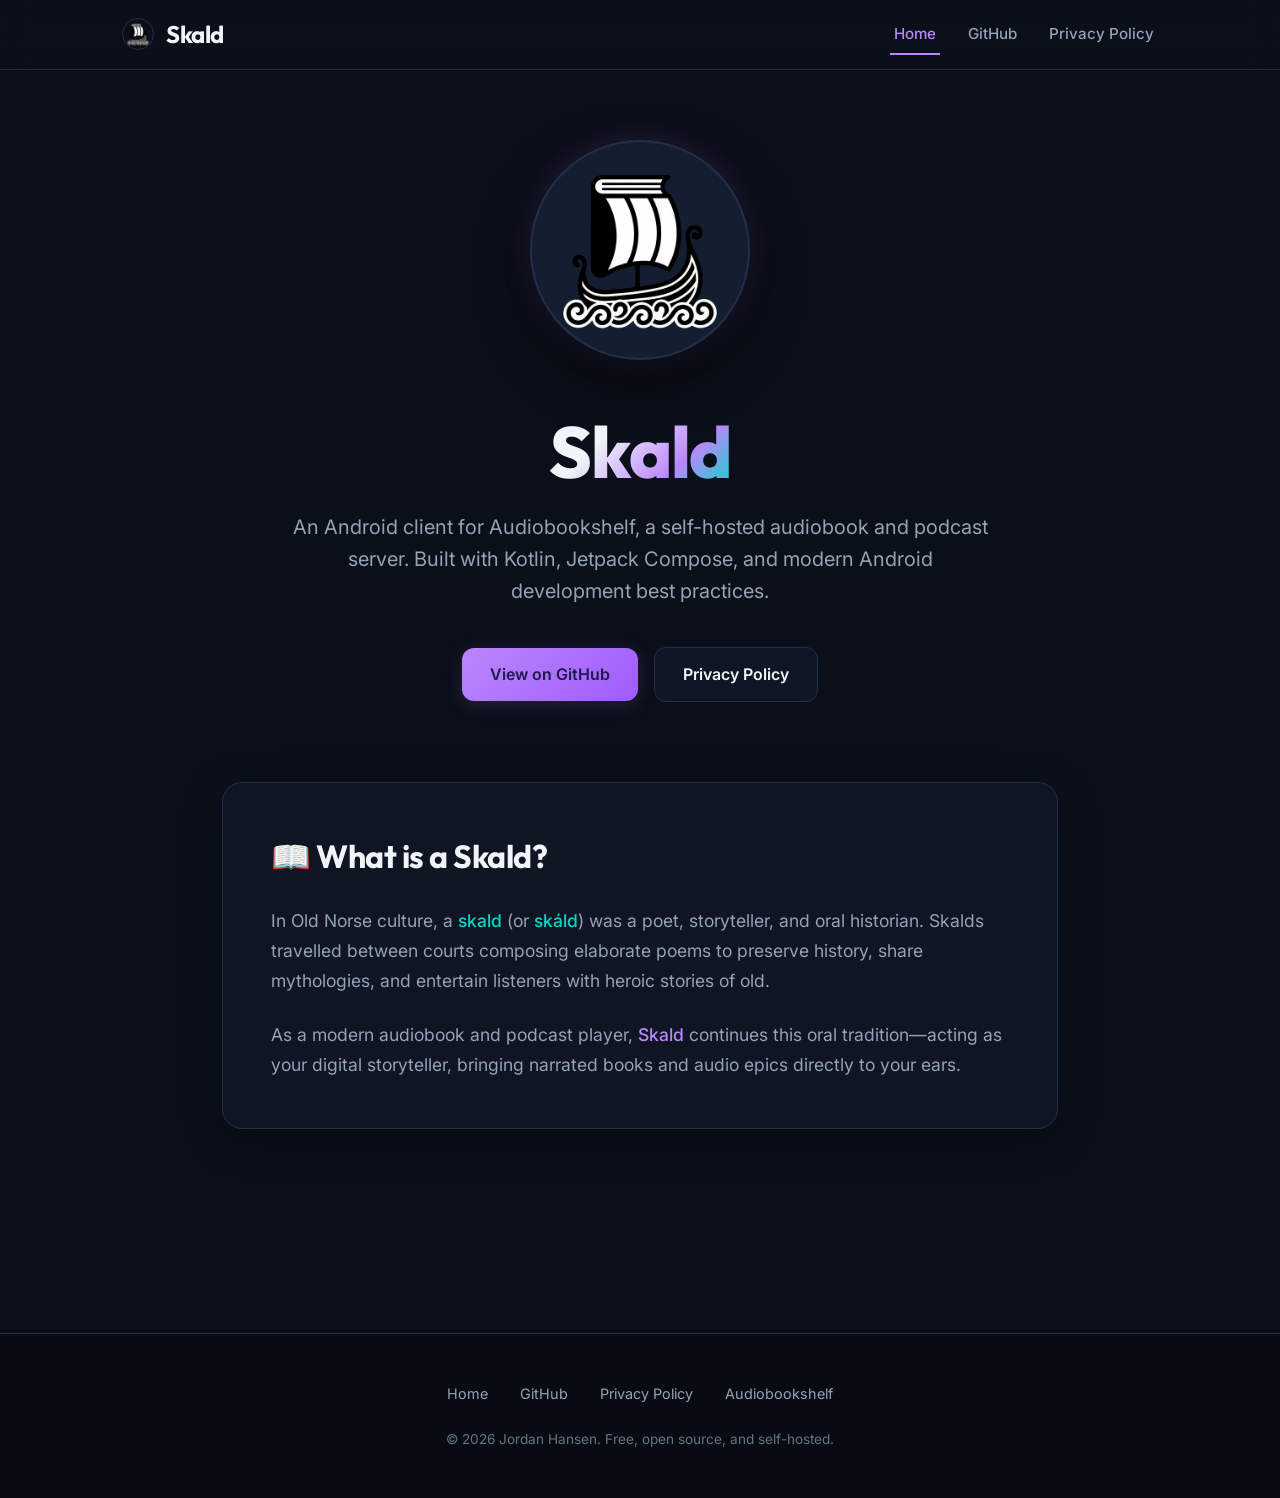
<file: docs/index.html>
<!DOCTYPE html>
<html lang="en">
<head>
  <meta charset="UTF-8">
  <meta name="viewport" content="width=device-width, initial-scale=1.0">
  <title>Skald — Premium Android Client for Audiobookshelf</title>
  <meta name="description" content="Skald is a premium, open-source Android client for self-hosted Audiobookshelf audiobook and podcast servers. Built with Jetpack Compose and Kotlin.">
  
  <!-- SEO & OpenGraph Meta Tags -->
  <meta property="og:title" content="Skald — Premium Android Client for Audiobookshelf">
  <meta property="og:description" content="A self-hosted audiobook and podcast companion for Android. Built with modern Jetpack Compose.">
  <meta property="og:type" content="website">
  <meta property="og:image" content="assets/ship_icon.png">
  <meta name="twitter:card" content="summary_large_image">
  
  <link rel="icon" type="image/png" href="assets/ship_icon.png">
  <link rel="stylesheet" href="style.css">
</head>
<body>

  <!-- Navigation Bar -->
  <header>
    <div class="nav-container">
      <a href="index.html" class="logo-link" id="nav-brand-link">
        <img src="assets/ship_icon.png" alt="Skald Logo" class="logo-img-small">
        <span>Skald</span>
      </a>
      <nav aria-label="Main Navigation">
        <a href="index.html" class="active" id="nav-home-link">Home</a>
        <a href="https://github.com/hansenji/Skald-Android" target="_blank" rel="noopener" id="nav-github-link">GitHub</a>
        <a href="privacy.html" id="nav-privacy-link">Privacy Policy</a>
      </nav>
    </div>
  </header>

  <!-- Main Content -->
  <main>
    <!-- Hero Section -->
    <section class="hero" aria-labelledby="hero-title">
      <div class="logo-container">
        <div class="logo-glow"></div>
        <img src="assets/ship_icon.png" alt="Viking Longship App Logo" class="logo-img-large">
      </div>
      
      <h1 class="title" id="hero-title">Skald</h1>
      
      <p class="subtitle">
        An Android client for Audiobookshelf, a self-hosted audiobook and podcast server. Built with Kotlin, Jetpack Compose, and modern Android development best practices.
      </p>
      
      <div class="cta-group">
        <a href="https://github.com/hansenji/Skald-Android" target="_blank" rel="noopener" class="btn btn-primary" id="cta-github-btn">
          View on GitHub
        </a>
        <a href="privacy.html" class="btn btn-secondary" id="cta-privacy-btn">
          Privacy Policy
        </a>
      </div>
    </section>

    <!-- Lore Section -->
    <section class="section" aria-labelledby="lore-title">
      <div class="card">
        <h2 class="section-title" id="lore-title">📖 What is a Skald?</h2>
        <div class="lore-text">
          <p>
            In Old Norse culture, a <span class="highlight-cyan">skald</span> (or <span class="highlight-cyan">skáld</span>) was a poet, storyteller, and oral historian. Skalds travelled between courts composing elaborate poems to preserve history, share mythologies, and entertain listeners with heroic stories of old.
          </p>
          <p>
            As a modern audiobook and podcast player, <span class="highlight-purple">Skald</span> continues this oral tradition—acting as your digital storyteller, bringing narrated books and audio epics directly to your ears.
          </p>
        </div>
      </div>
    </section>
  </main>

  <!-- Footer -->
  <footer>
    <div class="footer-container">
      <div class="footer-links">
        <a href="index.html" id="footer-home-link">Home</a>
        <a href="https://github.com/hansenji/Skald-Android" target="_blank" rel="noopener" id="footer-github-link">GitHub</a>
        <a href="privacy.html" id="footer-privacy-link">Privacy Policy</a>
        <a href="https://www.audiobookshelf.org/" target="_blank" rel="noopener" id="footer-abs-link">Audiobookshelf</a>
      </div>
      <p class="footer-copyright">
        &copy; 2026 Jordan Hansen. Free, open source, and self-hosted.
      </p>
    </div>
  </footer>

</body>
</html>
</file>
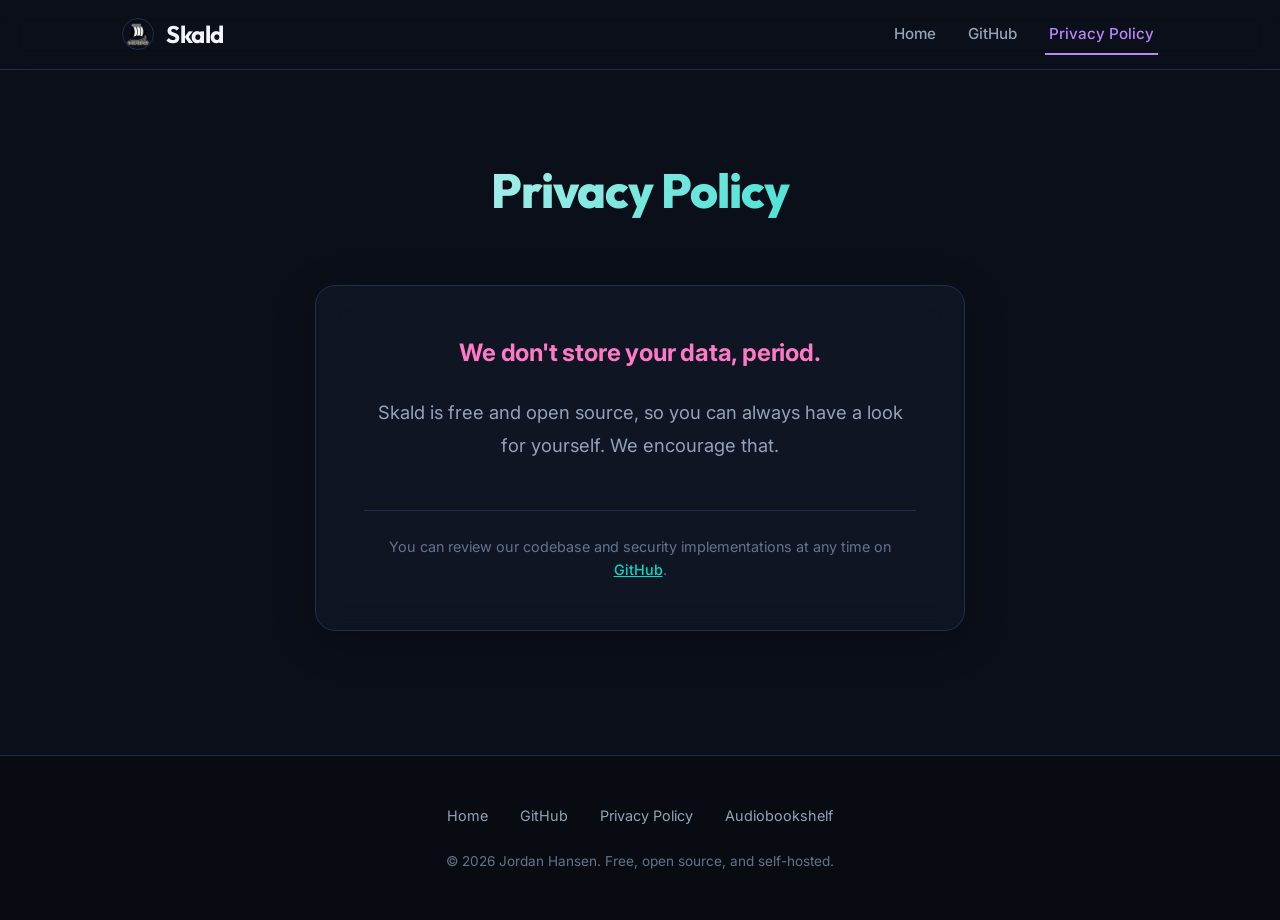
<file: docs/privacy.html>
<!DOCTYPE html>
<html lang="en">
<head>
  <meta charset="UTF-8">
  <meta name="viewport" content="width=device-width, initial-scale=1.0">
  <title>Privacy Policy — Skald</title>
  <meta name="description" content="Privacy policy for the Skald audiobook and podcast client. Open source and zero data storage.">
  <link rel="icon" type="image/png" href="assets/ship_icon.png">
  <link rel="stylesheet" href="style.css">
</head>
<body>

  <!-- Navigation Bar -->
  <header>
    <div class="nav-container">
      <a href="index.html" class="logo-link" id="nav-brand-link">
        <img src="assets/ship_icon.png" alt="Skald Logo" class="logo-img-small">
        <span>Skald</span>
      </a>
      <nav aria-label="Main Navigation">
        <a href="index.html" id="nav-home-link">Home</a>
        <a href="https://github.com/hansenji/Skald-Android" target="_blank" rel="noopener" id="nav-github-link">GitHub</a>
        <a href="privacy.html" class="active" id="nav-privacy-link">Privacy Policy</a>
      </nav>
    </div>
  </header>

  <!-- Main Content -->
  <main>
    <div class="privacy-container">
      <div class="privacy-title-section">
        <h1>Privacy Policy</h1>
      </div>
      
      <section class="card privacy-card" aria-label="Privacy Statement">
        <p class="privacy-headline">We don't store your data, period.</p>
        <p class="privacy-body">
          Skald is free and open source, so you can always have a look for yourself. We encourage that.
        </p>
        <div class="privacy-footer-note">
          <p>You can review our codebase and security implementations at any time on <a href="https://github.com/hansenji/Skald-Android" class="highlight-cyan" target="_blank" rel="noopener">GitHub</a>.</p>
        </div>
      </section>
    </div>
  </main>

  <!-- Footer -->
  <footer>
    <div class="footer-container">
      <div class="footer-links">
        <a href="index.html" id="footer-home-link">Home</a>
        <a href="https://github.com/hansenji/Skald-Android" target="_blank" rel="noopener" id="footer-github-link">GitHub</a>
        <a href="privacy.html" id="footer-privacy-link">Privacy Policy</a>
        <a href="https://www.audiobookshelf.org/" target="_blank" rel="noopener" id="footer-abs-link">Audiobookshelf</a>
      </div>
      <p class="footer-copyright">
        &copy; 2026 Jordan Hansen. Free, open source, and self-hosted.
      </p>
    </div>
  </footer>

</body>
</html>
</file>
<file: docs/style.css>
@import url('https://fonts.googleapis.com/css2?family=Inter:wght@400;500;600&family=Outfit:wght@600;700;800&display=swap');

:root {
  /* Color system */
  --bg-obsidian: #0B0F19;
  --bg-slate: #151D30;
  --bg-slate-rgb: 21, 29, 48;
  --border-slate: #222E4B;
  --color-purple: #BB86FC;
  --color-purple-glow: rgba(187, 134, 252, 0.15);
  --color-cyan: #03DAC6;
  --color-cyan-glow: rgba(3, 218, 198, 0.15);
  --color-pink: #FF79C6;
  
  /* Text colors */
  --text-primary: #F1F5F9;
  --text-secondary: #94A3B8;
  --text-muted: #64748B;
  
  /* Fonts */
  --font-heading: 'Outfit', sans-serif;
  --font-body: 'Inter', sans-serif;
}

/* Global Reset & Base */
* {
  box-sizing: border-box;
  margin: 0;
  padding: 0;
}

html, body {
  width: 100%;
  min-height: 100vh;
  background-color: var(--bg-obsidian);
  color: var(--text-primary);
  font-family: var(--font-body);
  line-height: 1.6;
  overflow-x: hidden;
  scroll-behavior: smooth;
}

/* Background gradient overlays */
body::before {
  content: "";
  position: fixed;
  top: -10%;
  right: -10%;
  width: 60%;
  height: 60%;
  background: radial-gradient(circle, rgba(187, 134, 252, 0.08) 0%, transparent 70%);
  filter: blur(80px);
  z-index: -2;
  pointer-events: none;
}

body::after {
  content: "";
  position: fixed;
  bottom: -10%;
  left: -10%;
  width: 60%;
  height: 60%;
  background: radial-gradient(circle, rgba(3, 218, 198, 0.05) 0%, transparent 70%);
  filter: blur(80px);
  z-index: -2;
  pointer-events: none;
}

/* Header & Navigation */
header {
  position: fixed;
  top: 0;
  left: 0;
  width: 100%;
  height: 70px;
  background-color: rgba(11, 15, 25, 0.8);
  border-bottom: 1px solid var(--border-slate);
  backdrop-filter: blur(12px);
  -webkit-backdrop-filter: blur(12px);
  z-index: 100;
  display: flex;
  justify-content: center;
  align-items: center;
  transition: all 0.3s ease;
}

.nav-container {
  width: 100%;
  max-width: 1100px;
  padding: 0 2rem;
  display: flex;
  justify-content: space-between;
  align-items: center;
}

.logo-link {
  display: flex;
  align-items: center;
  gap: 0.75rem;
  text-decoration: none;
  color: var(--text-primary);
  font-family: var(--font-heading);
  font-size: 1.5rem;
  font-weight: 700;
  letter-spacing: -0.5px;
  transition: opacity 0.2s ease;
}

.logo-link:hover {
  opacity: 0.9;
}

.logo-img-small {
  width: 32px;
  height: 32px;
  border-radius: 50%;
  border: 1px solid var(--border-slate);
}

nav {
  display: flex;
  align-items: center;
  gap: 1.5rem;
}

nav a {
  text-decoration: none;
  color: var(--text-secondary);
  font-weight: 500;
  font-size: 0.95rem;
  transition: color 0.2s ease;
  padding: 0.5rem 0.25rem;
  position: relative;
}

nav a::after {
  content: "";
  position: absolute;
  bottom: 0;
  left: 0;
  width: 0;
  height: 2px;
  background: var(--color-purple);
  transition: width 0.2s ease;
}

nav a:hover {
  color: var(--text-primary);
}

nav a:hover::after {
  width: 100%;
}

nav a.active {
  color: var(--color-purple);
}

nav a.active::after {
  width: 100%;
}

/* Main Container Layout */
main {
  width: 100%;
  max-width: 900px;
  margin: 0 auto;
  padding: 120px 2rem 60px 2rem;
}

/* Hero Section */
.hero {
  display: flex;
  flex-direction: column;
  align-items: center;
  text-align: center;
  margin-bottom: 5rem;
  position: relative;
}

.logo-container {
  position: relative;
  display: flex;
  justify-content: center;
  align-items: center;
  margin-bottom: 2rem;
  width: 260px;
  height: 260px;
}

.logo-glow {
  position: absolute;
  width: 320px;
  height: 320px;
  background: radial-gradient(circle, rgba(187, 134, 252, 0.15) 0%, rgba(3, 218, 198, 0.03) 60%, transparent 100%);
  filter: blur(30px);
  animation: glow-pulse 8s ease-in-out infinite;
  z-index: -1;
  pointer-events: none;
}

.logo-img-large {
  width: 220px;
  height: 220px;
  border-radius: 50%;
  box-shadow: 0 20px 50px rgba(0, 0, 0, 0.5), 0 0 30px var(--color-purple-glow);
  border: 2px solid var(--border-slate);
  animation: rock-ship 6s ease-in-out infinite;
  background-color: var(--bg-slate);
}

h1.title {
  font-family: var(--font-heading);
  font-size: 4.5rem;
  font-weight: 800;
  line-height: 1.1;
  letter-spacing: -1.5px;
  margin-bottom: 1.25rem;
  background: linear-gradient(135deg, var(--text-primary) 30%, var(--color-purple) 70%, var(--color-cyan));
  -webkit-background-clip: text;
  -webkit-text-fill-color: transparent;
  animation: fade-in-up 0.8s cubic-bezier(0.16, 1, 0.3, 1);
}

p.subtitle {
  font-size: 1.25rem;
  color: var(--text-secondary);
  max-width: 700px;
  margin-bottom: 2.5rem;
  line-height: 1.6;
  animation: fade-in-up 1s cubic-bezier(0.16, 1, 0.3, 1) 0.1s both;
}

.cta-group {
  display: flex;
  gap: 1rem;
  justify-content: center;
  align-items: center;
  animation: fade-in-up 1s cubic-bezier(0.16, 1, 0.3, 1) 0.2s both;
}

.btn {
  display: inline-flex;
  align-items: center;
  justify-content: center;
  gap: 0.5rem;
  text-decoration: none;
  font-weight: 600;
  font-size: 1rem;
  padding: 0.85rem 1.75rem;
  border-radius: 12px;
  transition: all 0.2s ease;
  cursor: pointer;
}

.btn-primary {
  background: linear-gradient(135deg, var(--color-purple), #9f5cfd);
  color: #1e1b4b;
  box-shadow: 0 4px 20px var(--color-purple-glow);
}

.btn-primary:hover {
  transform: translateY(-2px);
  box-shadow: 0 8px 25px rgba(187, 134, 252, 0.3);
  opacity: 0.95;
}

.btn-secondary {
  background-color: rgba(var(--bg-slate-rgb), 0.5);
  border: 1px solid var(--border-slate);
  color: var(--text-primary);
  backdrop-filter: blur(8px);
}

.btn-secondary:hover {
  transform: translateY(-2px);
  border-color: var(--color-cyan);
  color: var(--color-cyan);
  box-shadow: 0 4px 15px var(--color-cyan-glow);
}

/* Lore & Core Sections */
.section {
  margin-bottom: 5rem;
  animation: fade-in-up 1.2s cubic-bezier(0.16, 1, 0.3, 1) 0.3s both;
}

.card {
  background: rgba(var(--bg-slate-rgb), 0.45);
  border: 1px solid var(--border-slate);
  backdrop-filter: blur(16px);
  -webkit-backdrop-filter: blur(16px);
  border-radius: 20px;
  padding: 3rem;
  box-shadow: 0 10px 40px rgba(0, 0, 0, 0.25);
  transition: transform 0.3s ease, border-color 0.3s ease, box-shadow 0.3s ease;
}

.card:hover {
  transform: translateY(-4px);
  border-color: rgba(187, 134, 252, 0.5);
  box-shadow: 0 15px 50px rgba(187, 134, 252, 0.08);
}

.section-title {
  font-family: var(--font-heading);
  font-size: 2rem;
  font-weight: 700;
  margin-bottom: 1.5rem;
  display: flex;
  align-items: center;
  gap: 0.75rem;
  letter-spacing: -0.5px;
  color: var(--text-primary);
}

.lore-text p {
  font-size: 1.1rem;
  color: var(--text-secondary);
  margin-bottom: 1.5rem;
  line-height: 1.7;
}

.lore-text p:last-child {
  margin-bottom: 0;
}

.highlight-cyan {
  color: var(--color-cyan);
  font-weight: 500;
}

.highlight-purple {
  color: var(--color-purple);
  font-weight: 500;
}

/* Privacy Content Layout */
.privacy-container {
  margin-top: 2rem;
  min-height: 50vh;
}

.privacy-title-section {
  text-align: center;
  margin-bottom: 3.5rem;
}

.privacy-title-section h1 {
  font-family: var(--font-heading);
  font-size: 3rem;
  font-weight: 800;
  letter-spacing: -1px;
  margin-bottom: 1rem;
  background: linear-gradient(135deg, var(--text-primary), var(--color-cyan));
  -webkit-background-clip: text;
  -webkit-text-fill-color: transparent;
}

.privacy-card {
  text-align: center;
  max-width: 650px;
  margin: 0 auto;
}

.privacy-headline {
  font-size: 1.5rem;
  font-weight: 700;
  color: var(--color-pink);
  margin-bottom: 1.5rem;
  letter-spacing: -0.2px;
}

.privacy-body {
  font-size: 1.15rem;
  color: var(--text-secondary);
  line-height: 1.8;
}

.privacy-footer-note {
  margin-top: 3rem;
  font-size: 0.9rem;
  color: var(--text-muted);
  border-top: 1px solid var(--border-slate);
  padding-top: 1.5rem;
}

/* Footer styling */
footer {
  width: 100%;
  border-top: 1px solid var(--border-slate);
  padding: 3rem 0;
  margin-top: 4rem;
  background-color: #080B12;
}

.footer-container {
  width: 100%;
  max-width: 1100px;
  margin: 0 auto;
  padding: 0 2rem;
  display: flex;
  flex-direction: column;
  align-items: center;
  gap: 1.5rem;
  text-align: center;
}

.footer-links {
  display: flex;
  gap: 2rem;
  flex-wrap: wrap;
  justify-content: center;
}

.footer-links a {
  text-decoration: none;
  color: var(--text-secondary);
  font-size: 0.9rem;
  transition: color 0.2s ease;
}

.footer-links a:hover {
  color: var(--color-cyan);
}

.footer-copyright {
  font-size: 0.85rem;
  color: var(--text-muted);
}

/* Keyframes & Animations */
@keyframes glow-pulse {
  0%, 100% {
    opacity: 0.3;
    transform: scale(0.95);
  }
  50% {
    opacity: 0.55;
    transform: scale(1.05);
  }
}

@keyframes rock-ship {
  0%, 100% {
    transform: translateY(0) rotate(-1.5deg);
  }
  50% {
    transform: translateY(-8px) rotate(1.5deg);
  }
}

@keyframes fade-in-up {
  from {
    opacity: 0;
    transform: translateY(20px);
  }
  to {
    opacity: 1;
    transform: translateY(0);
  }
}

/* Responsive adjustments */
@media (max-width: 768px) {
  h1.title {
    font-size: 3rem;
    letter-spacing: -1px;
  }
  
  p.subtitle {
    font-size: 1.1rem;
  }
  
  .card {
    padding: 2rem;
  }
  
  .logo-container {
    width: 200px;
    height: 200px;
  }
  
  .logo-img-large {
    width: 170px;
    height: 170px;
  }
  
  .logo-glow {
    width: 260px;
    height: 260px;
  }
}

@media (max-width: 480px) {
  h1.title {
    font-size: 2.5rem;
  }
  
  .nav-container {
    padding: 0 1rem;
  }
  
  main {
    padding-left: 1rem;
    padding-right: 1rem;
  }
  
  .cta-group {
    flex-direction: column;
    width: 100%;
  }
  
  .btn {
    width: 100%;
  }
}
</file>
